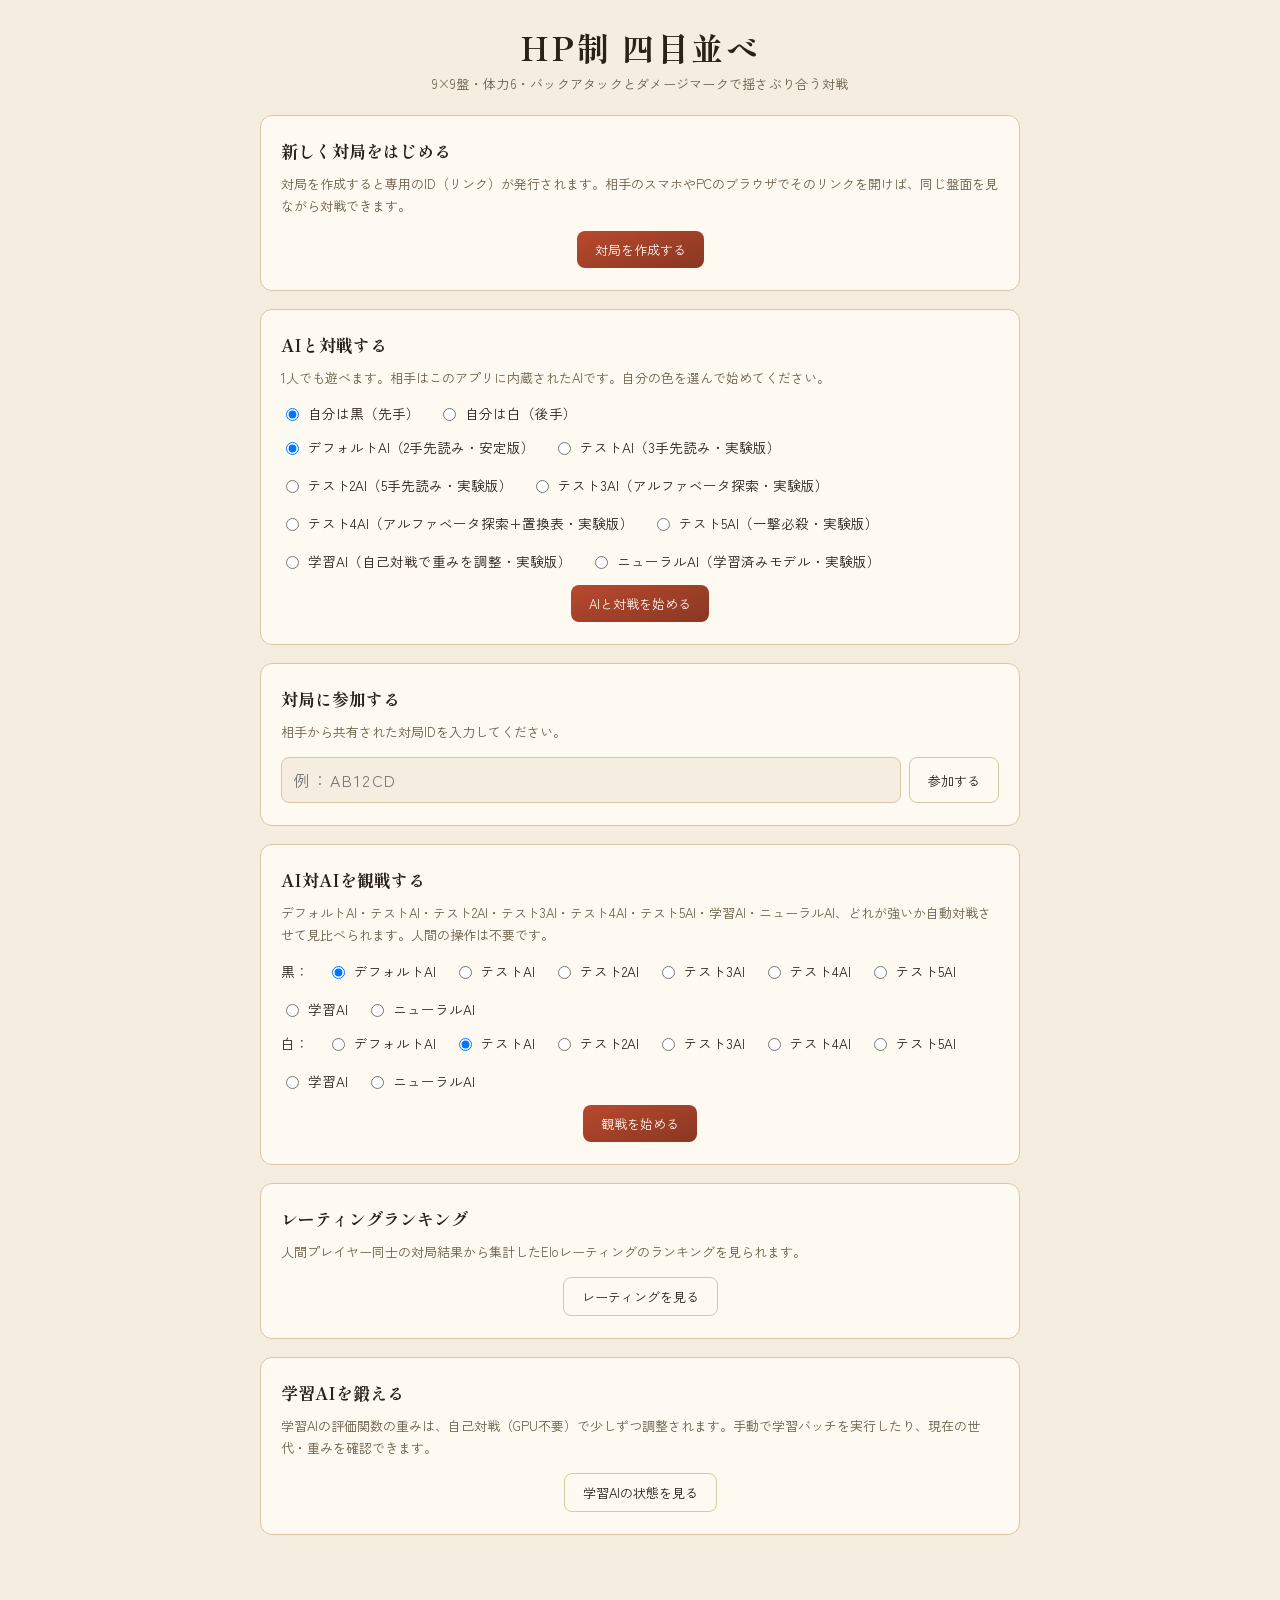
<file: src/main/resources/static/index.html>
<!DOCTYPE html>
<html lang="ja">
<head>
<meta charset="UTF-8">
<meta name="viewport" content="width=device-width, initial-scale=1.0">
<title>HP制四目並べ</title>
<link rel="preconnect" href="https://fonts.googleapis.com">
<link rel="preconnect" href="https://fonts.gstatic.com" crossorigin>
<link href="https://fonts.googleapis.com/css2?family=Shippori+Mincho:wght@500;700&family=Zen+Kaku+Gothic+New:wght@400;500;700&display=swap" rel="stylesheet">
<link rel="stylesheet" href="css/style.css">
</head>
<body>
<div class="wrap">
  <h1>HP制 四目並べ</h1>
  <div class="subtitle">9×9盤・体力6・バックアタックとダメージマークで揺さぶり合う対戦</div>

  <div id="errorBox"></div>

  <div class="lobby-card">
    <h2>新しく対局をはじめる</h2>
    <p>対局を作成すると専用のID（リンク）が発行されます。相手のスマホやPCのブラウザでそのリンクを開けば、同じ盤面を見ながら対戦できます。</p>
    <div class="controls" style="margin:0;">
      <button class="primary" id="createBtn">対局を作成する</button>
    </div>
  </div>

  <div class="lobby-card">
    <h2>AIと対戦する</h2>
    <p>1人でも遊べます。相手はこのアプリに内蔵されたAIです。自分の色を選んで始めてください。</p>
    <div class="choice-row">
      <label><input type="radio" name="aiHumanColor" value="B" checked> 自分は黒（先手）</label>
      <label><input type="radio" name="aiHumanColor" value="W"> 自分は白（後手）</label>
    </div>
    <div class="choice-row">
      <label><input type="radio" name="aiLevel" value="DEFAULT" checked> デフォルトAI（2手先読み・安定版）</label>
      <label><input type="radio" name="aiLevel" value="TEST"> テストAI（3手先読み・実験版）</label>
      <label><input type="radio" name="aiLevel" value="TEST2"> テスト2AI（5手先読み・実験版）</label>
      <label><input type="radio" name="aiLevel" value="TEST3"> テスト3AI（アルファベータ探索・実験版）</label>
      <label><input type="radio" name="aiLevel" value="TEST4"> テスト4AI（アルファベータ探索+置換表・実験版）</label>
      <label><input type="radio" name="aiLevel" value="TEST5"> テスト5AI（一撃必殺・実験版）</label>
      <label><input type="radio" name="aiLevel" value="LEARN"> 学習AI（自己対戦で重みを調整・実験版）</label>
      <label><input type="radio" name="aiLevel" value="NEURAL"> ニューラルAI（学習済みモデル・実験版）</label>
    </div>
    <div class="controls" style="margin:0;">
      <button class="primary" id="vsAiBtn">AIと対戦を始める</button>
    </div>
  </div>

  <div class="lobby-card">
    <h2>対局に参加する</h2>
    <p>相手から共有された対局IDを入力してください。</p>
    <div class="join-row">
      <input type="text" id="joinId" maxlength="6" placeholder="例：AB12CD">
      <button id="joinBtn">参加する</button>
    </div>
  </div>

  <div class="lobby-card">
    <h2>AI対AIを観戦する</h2>
    <p>デフォルトAI・テストAI・テスト2AI・テスト3AI・テスト4AI・テスト5AI・学習AI・ニューラルAI、どれが強いか自動対戦させて見比べられます。人間の操作は不要です。</p>
    <div class="choice-row">
      <span>黒：</span>
      <label><input type="radio" name="watchBlackAi" value="DEFAULT" checked> デフォルトAI</label>
      <label><input type="radio" name="watchBlackAi" value="TEST"> テストAI</label>
      <label><input type="radio" name="watchBlackAi" value="TEST2"> テスト2AI</label>
      <label><input type="radio" name="watchBlackAi" value="TEST3"> テスト3AI</label>
      <label><input type="radio" name="watchBlackAi" value="TEST4"> テスト4AI</label>
      <label><input type="radio" name="watchBlackAi" value="TEST5"> テスト5AI</label>
      <label><input type="radio" name="watchBlackAi" value="LEARN"> 学習AI</label>
      <label><input type="radio" name="watchBlackAi" value="NEURAL"> ニューラルAI</label>
    </div>
    <div class="choice-row">
      <span>白：</span>
      <label><input type="radio" name="watchWhiteAi" value="DEFAULT"> デフォルトAI</label>
      <label><input type="radio" name="watchWhiteAi" value="TEST" checked> テストAI</label>
      <label><input type="radio" name="watchWhiteAi" value="TEST2"> テスト2AI</label>
      <label><input type="radio" name="watchWhiteAi" value="TEST3"> テスト3AI</label>
      <label><input type="radio" name="watchWhiteAi" value="TEST4"> テスト4AI</label>
      <label><input type="radio" name="watchWhiteAi" value="TEST5"> テスト5AI</label>
      <label><input type="radio" name="watchWhiteAi" value="LEARN"> 学習AI</label>
      <label><input type="radio" name="watchWhiteAi" value="NEURAL"> ニューラルAI</label>
    </div>
    <div class="controls" style="margin:0;">
      <button class="primary" id="watchBtn">観戦を始める</button>
    </div>
  </div>

  <div class="lobby-card">
    <h2>レーティングランキング</h2>
    <p>人間プレイヤー同士の対局結果から集計したEloレーティングのランキングを見られます。</p>
    <div class="controls" style="margin:0;">
      <a href="ratings.html"><button type="button">レーティングを見る</button></a>
    </div>
  </div>

  <div class="lobby-card">
    <h2>学習AIを鍛える</h2>
    <p>学習AIの評価関数の重みは、自己対戦（GPU不要）で少しずつ調整されます。手動で学習バッチを実行したり、現在の世代・重みを確認できます。</p>
    <div class="controls" style="margin:0;">
      <a href="learning.html"><button type="button">学習AIの状態を見る</button></a>
    </div>
  </div>
</div>

<script src="js/sfx.js"></script>
<script>
const errorBox = document.getElementById('errorBox');
function showError(msg){
  errorBox.innerHTML = `<div class="error-box">${msg}</div>`;
}

document.getElementById('createBtn').addEventListener('click', async ()=>{
  Sfx.unlock();
  Sfx.click();
  try{
    const res = await fetch('/api/games', { method:'POST' });
    if(!res.ok) throw new Error('対局の作成に失敗しました');
    const state = await res.json();
    location.href = `game.html?id=${state.id}`;
  }catch(e){
    showError(e.message);
  }
});

document.getElementById('vsAiBtn').addEventListener('click', async ()=>{
  Sfx.unlock();
  Sfx.click();
  try{
    const humanColor = document.querySelector('input[name="aiHumanColor"]:checked').value;
    const aiLevel = document.querySelector('input[name="aiLevel"]:checked').value;
    const param = humanColor === 'B' ? `whiteAi=${aiLevel}` : `blackAi=${aiLevel}`;
    const res = await fetch(`/api/games?${param}`, { method:'POST' });
    if(!res.ok) throw new Error('対局の作成に失敗しました');
    const state = await res.json();
    location.href = `game.html?id=${state.id}`;
  }catch(e){
    showError(e.message);
  }
});

document.getElementById('watchBtn').addEventListener('click', async ()=>{
  Sfx.unlock();
  Sfx.click();
  try{
    const blackAi = document.querySelector('input[name="watchBlackAi"]:checked').value;
    const whiteAi = document.querySelector('input[name="watchWhiteAi"]:checked').value;
    const res = await fetch(`/api/games?blackAi=${blackAi}&whiteAi=${whiteAi}`, { method:'POST' });
    if(!res.ok) throw new Error('対局の作成に失敗しました');
    const state = await res.json();
    location.href = `game.html?id=${state.id}`;
  }catch(e){
    showError(e.message);
  }
});

document.getElementById('joinBtn').addEventListener('click', ()=>{
  Sfx.unlock();
  Sfx.click();
  const id = document.getElementById('joinId').value.trim().toUpperCase();
  if(!id){ showError('対局IDを入力してください。'); return; }
  location.href = `game.html?id=${encodeURIComponent(id)}`;
});

document.getElementById('joinId').addEventListener('keydown', (e)=>{
  if(e.key === 'Enter') document.getElementById('joinBtn').click();
});
</script>
</body>
</html>
</file>
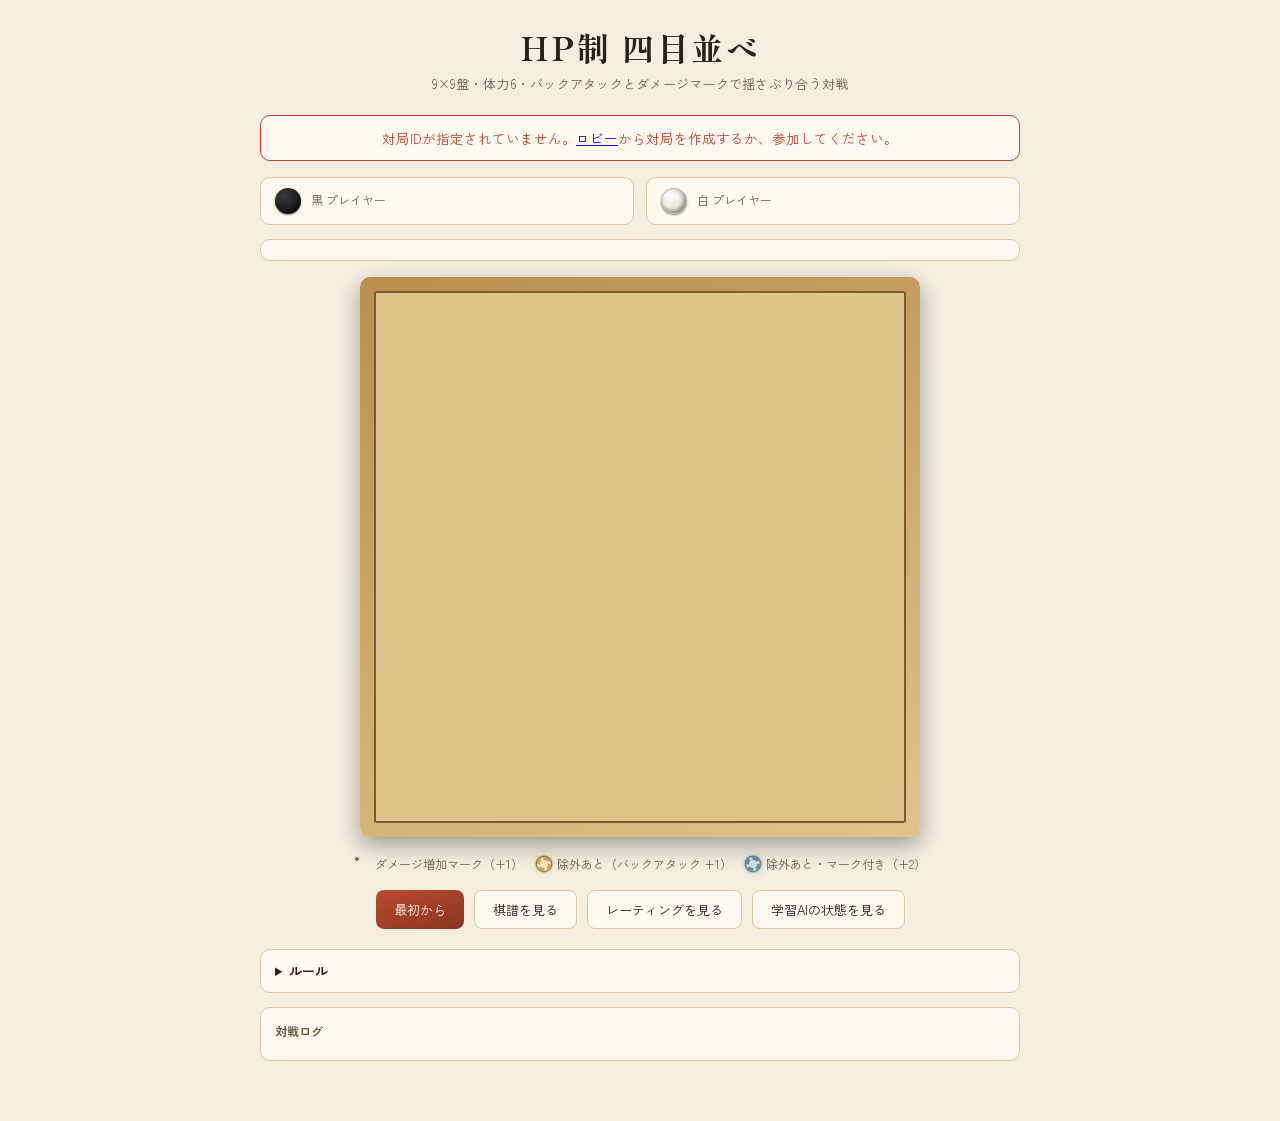
<file: src/main/resources/static/game.html>
<!DOCTYPE html>
<html lang="ja">
<head>
<meta charset="UTF-8">
<meta name="viewport" content="width=device-width, initial-scale=1.0">
<title>HP制四目並べ</title>
<link rel="preconnect" href="https://fonts.googleapis.com">
<link rel="preconnect" href="https://fonts.gstatic.com" crossorigin>
<link href="https://fonts.googleapis.com/css2?family=Shippori+Mincho:wght@500;700&family=Zen+Kaku+Gothic+New:wght@400;500;700&display=swap" rel="stylesheet">
<link rel="stylesheet" href="css/style.css">
</head>
<body>
<div class="wrap">
  <h1>HP制 四目並べ</h1>
  <div class="subtitle">9×9盤・体力6・バックアタックとダメージマークで揺さぶり合う対戦</div>

  <div id="errorBox"></div>

  <div class="room-bar" id="roomBar" style="display:none;">
    <div><span class="conn-dot" id="connDot"></span>対局ID：<span class="room-id" id="roomIdLabel"></span></div>
    <div class="room-actions">
      <button id="sfxToggleBtn" title="効果音のオン/オフ">🔊</button>
      <button id="copyLinkBtn">リンクをコピー</button>
      <a href="index.html"><button type="button">ロビーへ戻る</button></a>
    </div>
  </div>

  <div id="aiBadge" class="ai-badge" style="display:none;"></div>

  <div class="my-color-bar" id="myColorBar" style="display:none;">
    <span>この端末の担当色：</span>
    <label><input type="radio" name="myColor" value=""> 指定しない</label>
    <label><input type="radio" name="myColor" value="B"> 黒</label>
    <label><input type="radio" name="myColor" value="W"> 白</label>
  </div>

  <div class="nickname-bar" id="nicknameBar" style="display:none;">
    <span>ニックネーム（人間同士の対局でレーティングに使われます）：</span>
    <input type="text" id="nicknameInput" maxlength="24" placeholder="例：たろう">
    <button id="nicknameSetBtn">登録する</button>
    <span id="nicknameStatus"></span>
  </div>

  <div id="winnerBanner" class="winner-banner"></div>

  <div class="hp-row">
    <div class="hp-card" id="hpCardB">
      <div class="stone-badge black"></div>
      <div class="hp-info">
        <div class="hp-label" id="hpLabelB">黒 プレイヤー</div>
        <div class="hp-bar" id="hpBarB"></div>
      </div>
    </div>
    <div class="hp-card" id="hpCardW">
      <div class="stone-badge white"></div>
      <div class="hp-info">
        <div class="hp-label" id="hpLabelW">白 プレイヤー</div>
        <div class="hp-bar" id="hpBarW"></div>
      </div>
    </div>
  </div>

  <div class="status" id="status">読み込み中...</div>

  <div class="board-outer">
    <div class="board" id="board"></div>
  </div>

  <div class="legend">
    <span><span class="swatch mark-dmg"></span>ダメージ増加マーク（+1）</span>
    <span><span class="swatch mark-echo"></span>除外あと（バックアタック +1）</span>
    <span><span class="swatch mark-echo was-dmg"></span>除外あと・マーク付き（+2）</span>
  </div>

  <div class="controls">
    <button class="primary" id="resetBtn">最初から</button>
    <a id="reviewLink" href="#" target="_blank" rel="noopener"><button type="button">棋譜を見る</button></a>
    <a href="ratings.html" target="_blank" rel="noopener"><button type="button">レーティングを見る</button></a>
    <a href="learning.html" target="_blank" rel="noopener"><button type="button">学習AIの状態を見る</button></a>
  </div>

  <details>
    <summary>ルール</summary>
    <p><b>基本</b>：交互に石を置き、縦・横・斜めに4つ以上並ぶとその石はすべて盤上から除外され、除外数がそのままダメージ量になります（相手が今すぐ受けるわけではなく、一旦「保留」されます）。</p>
    <p><b>相殺</b>：ダメージが保留された直後の相手の手番で、相手も除外を発生させた場合は相殺が発生します。保留量と相手の除外量を比べ、差分だけダメージが発生します（保留側が上回れば保留した側に、相手の除外量が上回れば最初の攻撃者にダメージ）。同数ならダメージ0。相殺判定はこの1回のみで、応答手番で何も起きなければ保留ダメージがそのまま確定します。</p>
    <p><b>バックアタック</b>：除外された跡地には「除外あと」マークが残ります。その場所に石を置くと、除外を伴わない着手なら保留ダメージを1点軽減。除外を伴う反撃（相殺）の場合は、その除外量に+1（マーク付きの跡地なら+2）が加算されます。ただし、この加算は石を置いたその着手で除外が同時に発生した場合にしか使われません。除外を伴わず石が盤上に残った場合、次の着手（誰の番でも）までにこの補正は消え、後の別の除外には影響しません。相殺・確定のいずれかが起きると、跡地マークはすべて消えます。</p>
    <p><b>ダメージ増加マーク</b>：5巡目（双方が5回ずつ着手し終えた10手目）以降、黒と白それぞれの石の周囲3マス以内にランダムでマークが置かれます。マークの上の石が4つ以上の並びに含まれて除外されると、除外1つにつきダメージ+1されます。以降4巡（8手）ごとに再設置され、設置回数が3の倍数になるたびに1辺あたりの設置数が+1（最大16個）されます。石の上に乗ったマークは、その石が除外されるまで石の上に小さな印として表示され続けます。</p>
    <p><b>勝敗</b>：HPは各6。HPが0以下になった方の負けです。</p>
    <p><b>2人プレイ</b>：この対局IDのリンクを開いた全ブラウザ（スマホ・PC問わず）で同じ盤面を共有します。手番の色を打つ側が、それぞれの端末からマスをクリック／タップしてください。「この端末の担当色」で自分の色を指定すると、自分の手番でない間はその端末では盤面を操作できなくなり、誤って相手の手番に触ってしまうのを防げます（同じ端末で黒白を交互に打つ場合は「指定しない」のままにしてください）。</p>
    <p><b>レーティング</b>：黒白両方にニックネームを登録した状態で対局が終了すると、Eloレーティングが更新されます（AIが担当する色にはニックネームを登録できないため、AI対戦・AI対AI観戦は対象外です）。ランキングは「レーティングを見る」から確認できます。</p>
  </details>

  <div class="log-panel">
    <div class="log-title">対戦ログ</div>
    <div id="log"></div>
  </div>
</div>

<script src="js/vendor/sockjs.min.js"></script>
<script src="js/vendor/stomp.umd.min.js"></script>
<script src="js/sfx.js"></script>
<script src="js/app.js"></script>
</body>
</html>
</file>
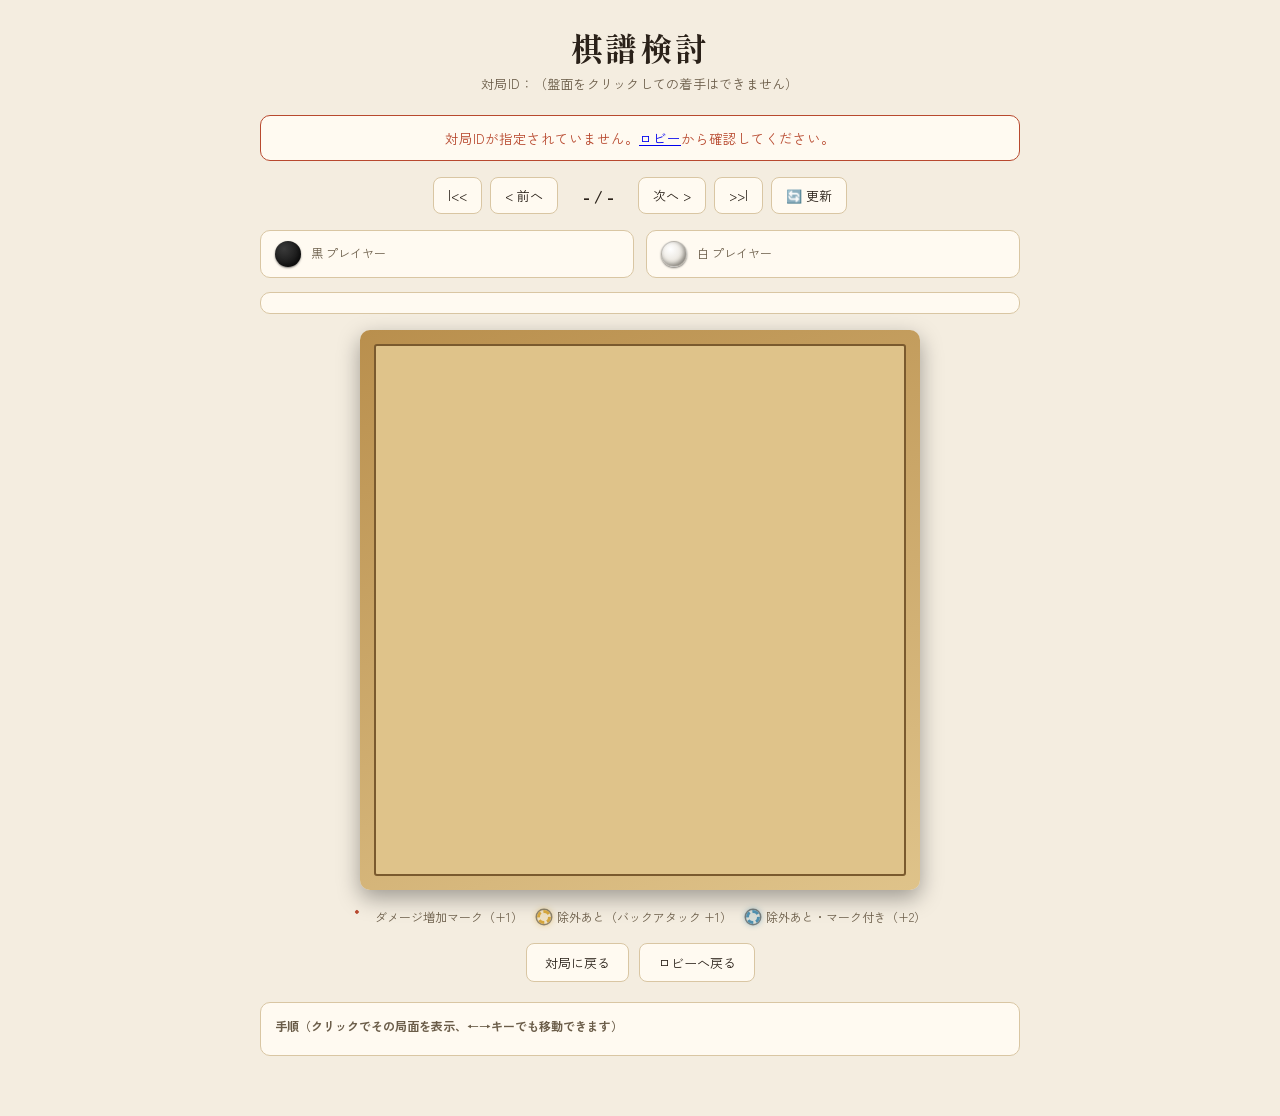
<file: src/main/resources/static/review.html>
<!DOCTYPE html>
<html lang="ja">
<head>
<meta charset="UTF-8">
<meta name="viewport" content="width=device-width, initial-scale=1.0">
<title>棋譜検討 - HP制四目並べ</title>
<link rel="preconnect" href="https://fonts.googleapis.com">
<link rel="preconnect" href="https://fonts.gstatic.com" crossorigin>
<link href="https://fonts.googleapis.com/css2?family=Shippori+Mincho:wght@500;700&family=Zen+Kaku+Gothic+New:wght@400;500;700&display=swap" rel="stylesheet">
<link rel="stylesheet" href="css/style.css">
</head>
<body>
<div class="wrap">
  <h1>棋譜検討</h1>
  <div class="subtitle">対局ID：<span id="reviewGameId"></span>（盤面をクリックしての着手はできません）</div>

  <div id="errorBox"></div>

  <div class="review-controls">
    <button id="firstBtn" title="最初の手へ">|&lt;&lt;</button>
    <button id="prevBtn" title="前の手へ">&lt; 前へ</button>
    <span id="moveIndicator">- / -</span>
    <button id="nextBtn" title="次の手へ">次へ &gt;</button>
    <button id="lastBtn" title="最新の手へ">&gt;&gt;|</button>
    <button id="refreshBtn" title="サーバーから棋譜を取得し直す">🔄 更新</button>
  </div>

  <div class="hp-row">
    <div class="hp-card" id="hpCardB">
      <div class="stone-badge black"></div>
      <div class="hp-info">
        <div class="hp-label">黒 プレイヤー</div>
        <div class="hp-bar" id="hpBarB"></div>
      </div>
    </div>
    <div class="hp-card" id="hpCardW">
      <div class="stone-badge white"></div>
      <div class="hp-info">
        <div class="hp-label">白 プレイヤー</div>
        <div class="hp-bar" id="hpBarW"></div>
      </div>
    </div>
  </div>

  <div class="status" id="status">読み込み中...</div>

  <div class="board-outer">
    <div class="board" id="board"></div>
  </div>

  <div class="legend">
    <span><span class="swatch mark-dmg"></span>ダメージ増加マーク（+1）</span>
    <span><span class="swatch mark-echo"></span>除外あと（バックアタック +1）</span>
    <span><span class="swatch mark-echo was-dmg"></span>除外あと・マーク付き（+2）</span>
  </div>

  <div class="controls">
    <a id="backToGameLink" href="game.html"><button type="button">対局に戻る</button></a>
    <a href="index.html"><button type="button">ロビーへ戻る</button></a>
  </div>

  <div class="log-panel">
    <div class="log-title">手順（クリックでその局面を表示、←→キーでも移動できます）</div>
    <div id="moveList"></div>
  </div>
</div>

<script src="js/review.js"></script>
</body>
</html>
</file>
<file: src/main/resources/static/css/style.css>
:root{
  --bg: #1b1712;
  --board-wood: #caa15f;
  --board-wood-dark: #a9803f;
  --board-line: #6b4c26;
  --panel: #2a2119;
  --panel-border: #4a3a28;
  --ink: #f1e9dc;
  --ink-dim: #b9ad99;
  --black-stone-1: #3a3a3a;
  --black-stone-2: #060606;
  --white-stone-1: #ffffff;
  --white-stone-2: #d9d2c4;
  --accent-red: #b8492f;
  --accent-gold: #d4a53d;
  --accent-blue: #4f8fae;
  --hp-empty: #3a2f24;
}
:root:not([data-theme="light"]){
  color-scheme: dark;
}
:root[data-theme="light"]{
  --bg: #f4ede0;
  --board-wood: #dfc38a;
  --board-wood-dark: #b98f4d;
  --board-line: #7a5a2e;
  --panel: #fffaf1;
  --panel-border: #d9c6a3;
  --ink: #2a2119;
  --ink-dim: #6b5d49;
  --hp-empty: #e6d8bf;
  color-scheme: light;
}
@media (prefers-color-scheme: light){
  :root:not([data-theme="dark"]){
    --bg: #f4ede0;
    --board-wood: #dfc38a;
    --board-wood-dark: #b98f4d;
    --board-line: #7a5a2e;
    --panel: #fffaf1;
    --panel-border: #d9c6a3;
    --ink: #2a2119;
    --ink-dim: #6b5d49;
    --hp-empty: #e6d8bf;
    color-scheme: light;
  }
}

*{ box-sizing: border-box; }
html,body{ margin:0; padding:0; }
body{
  background: var(--bg);
  color: var(--ink);
  font-family: 'Zen Kaku Gothic New', 'Hiragino Sans', sans-serif;
  min-height: 100vh;
  padding: 24px 14px 60px;
}
h1{
  font-family: 'Shippori Mincho', serif;
  text-align: center;
  font-size: clamp(22px, 4vw, 32px);
  letter-spacing: 0.08em;
  margin: 0 0 4px;
  font-weight: 700;
}
.subtitle{
  text-align:center;
  color: var(--ink-dim);
  font-size: 13px;
  margin-bottom: 22px;
  letter-spacing: 0.02em;
}

.wrap{
  max-width: 760px;
  margin: 0 auto;
}

/* ---- ロビー画面 ---- */
.lobby-card{
  background: var(--panel);
  border: 1px solid var(--panel-border);
  border-radius: 12px;
  padding: 22px 20px;
  margin-bottom: 18px;
}
.lobby-card h2{
  font-family:'Shippori Mincho', serif;
  font-size: 17px;
  margin: 0 0 10px;
}
.lobby-card p{
  font-size: 13px;
  color: var(--ink-dim);
  line-height: 1.7;
  margin: 0 0 14px;
}
.choice-row{
  display:flex;
  gap: 18px;
  flex-wrap: wrap;
  align-items:center;
  margin-bottom: 14px;
  font-size: 13.5px;
}
.choice-row label{
  display:flex;
  align-items:center;
  gap: 6px;
  cursor:pointer;
}

.ai-badge{
  text-align:center;
  font-size: 12.5px;
  color: var(--ink-dim);
  margin-bottom: 10px;
}

.join-row{
  display:flex;
  gap: 8px;
  flex-wrap: wrap;
}
.join-row input{
  flex: 1 1 160px;
  font-family: inherit;
  font-size: 16px;
  letter-spacing: 0.12em;
  text-transform: uppercase;
  background: var(--bg);
  color: var(--ink);
  border: 1px solid var(--panel-border);
  border-radius: 8px;
  padding: 10px 12px;
}
.error-box{
  background: var(--panel);
  border: 1px solid var(--accent-red);
  color: var(--accent-red);
  border-radius: 10px;
  padding: 12px 14px;
  margin-bottom: 16px;
  font-size: 13.5px;
  text-align:center;
}

/* ---- 対局共有バー ---- */
.room-bar{
  display:flex;
  align-items:center;
  justify-content: space-between;
  gap: 10px;
  background: var(--panel);
  border: 1px solid var(--panel-border);
  border-radius: 10px;
  padding: 10px 14px;
  margin-bottom: 16px;
  flex-wrap: wrap;
  font-size: 13px;
}
.room-bar .room-id{
  font-weight: 700;
  letter-spacing: 0.14em;
  font-size: 16px;
  color: var(--accent-gold);
}
.room-bar .room-actions{
  display:flex;
  gap: 8px;
  flex-wrap: wrap;
}
.room-bar button{
  font-size: 12px;
  padding: 7px 12px;
}
.conn-dot{
  display:inline-block;
  width: 8px; height:8px; border-radius:50%;
  background: var(--accent-red);
  margin-right: 6px;
}
.conn-dot.online{ background: #4caf50; }

.my-color-bar{
  display:flex;
  align-items:center;
  gap: 14px;
  flex-wrap: wrap;
  background: var(--panel);
  border: 1px solid var(--panel-border);
  border-radius: 10px;
  padding: 8px 14px;
  margin-bottom: 16px;
  font-size: 13px;
}
.my-color-bar label{
  display:flex;
  align-items:center;
  gap: 5px;
  cursor:pointer;
}

.nickname-bar{
  display:flex;
  align-items:center;
  gap: 10px;
  flex-wrap: wrap;
  background: var(--panel);
  border: 1px solid var(--panel-border);
  border-radius: 10px;
  padding: 8px 14px;
  margin-bottom: 16px;
  font-size: 13px;
}
.nickname-bar input[type="text"]{
  padding: 4px 8px;
  border-radius: 6px;
  border: 1px solid var(--panel-border);
  background: rgba(0,0,0,0.15);
  color: inherit;
}
#nicknameStatus{ opacity: 0.85; }

.ratings-table{
  width: 100%;
  border-collapse: collapse;
  font-size: 14px;
}
.ratings-table th, .ratings-table td{
  padding: 8px 10px;
  text-align: left;
  border-bottom: 1px solid var(--panel-border);
}
.ratings-table th{ opacity: 0.8; font-weight: 600; }

.hp-row{
  display:flex;
  justify-content: space-between;
  align-items: center;
  gap: 12px;
  margin-bottom: 14px;
  flex-wrap: wrap;
}
.hp-card{
  position: relative;
  flex: 1 1 220px;
  background: var(--panel);
  border: 1px solid var(--panel-border);
  border-radius: 10px;
  padding: 10px 14px;
  display:flex;
  align-items:center;
  gap: 10px;
  overflow: visible;
}
.hp-card.active{
  box-shadow: 0 0 0 2px var(--accent-gold);
}
.hp-card.hit{
  animation: hpShake 0.4s ease-in-out;
}
@keyframes hpShake{
  0%, 100% { transform: translateX(0); }
  20% { transform: translateX(-5px); }
  40% { transform: translateX(4px); }
  60% { transform: translateX(-3px); }
  80% { transform: translateX(3px); }
}
.dmg-float{
  position: absolute;
  top: -8px;
  right: 12px;
  font-weight: 700;
  font-size: 19px;
  color: var(--accent-red);
  text-shadow: 0 1px 2px rgba(0,0,0,0.6);
  pointer-events: none;
  animation: dmgFloat 0.9s ease-out forwards;
}
@keyframes dmgFloat{
  0% { transform: translateY(0); opacity: 0; }
  15% { opacity: 1; }
  100% { transform: translateY(-28px); opacity: 0; }
}
.stone-badge{
  width: 26px; height:26px; border-radius:50%;
  flex-shrink:0;
  box-shadow: inset -2px -2px 4px rgba(0,0,0,0.4), 0 1px 2px rgba(0,0,0,0.5);
}
.stone-badge.black{ background: radial-gradient(circle at 35% 30%, var(--black-stone-1), var(--black-stone-2)); }
.stone-badge.white{ background: radial-gradient(circle at 35% 30%, var(--white-stone-1), var(--white-stone-2)); border:1px solid #0003;}
.hp-info{ flex:1; }
.hp-label{ font-size: 12px; color: var(--ink-dim); margin-bottom: 3px; }
.hp-bar{
  display:flex; gap:4px;
}
.hp-pip{
  width: 16px; height: 16px; border-radius: 3px;
  background: var(--hp-empty);
  border: 1px solid var(--panel-border);
}
.hp-pip.filled.black{ background: linear-gradient(160deg,#555,#000); }
.hp-pip.filled.white{ background: linear-gradient(160deg,#fff,#cfc6b4); }
.hp-pip.just-lost{
  animation: pipLost 0.5s ease-out forwards;
}
@keyframes pipLost{
  0% { transform: scale(1.2); background: var(--accent-red); box-shadow: 0 0 6px rgba(184,73,47,0.8); }
  100% { transform: scale(1); background: var(--hp-empty); box-shadow: none; }
}

.status{
  text-align:center;
  background: var(--panel);
  border:1px solid var(--panel-border);
  border-radius: 10px;
  padding: 10px 14px;
  margin-bottom: 16px;
  font-size: 14px;
  line-height: 1.6;
}
.status .turn-of{ font-weight:700; }
.status .pending{ color: var(--accent-red); font-weight: 700;}
.status .pending.new{
  animation: pendingPulse 0.9s ease-in-out 2;
}
@keyframes pendingPulse{
  0%, 100% { text-shadow: none; }
  50% { text-shadow: 0 0 8px rgba(184,73,47,0.9); }
}

.board-outer{
  background: linear-gradient(160deg, var(--board-wood-dark), var(--board-wood));
  border-radius: 10px;
  padding: 14px;
  box-shadow: 0 8px 22px rgba(0,0,0,0.35);
  margin: 0 auto 18px;
  width: min(94vw, 560px);
}
.board{
  display:grid;
  grid-template-columns: 22px repeat(9, 1fr);
  grid-template-rows: 22px repeat(9, 1fr);
  aspect-ratio: 1;
  width: 100%;
  background: var(--board-wood);
  border: 2px solid var(--board-line);
  border-radius: 3px;
  overflow:hidden;
}
.board-label{
  display:flex;
  align-items:center;
  justify-content:center;
  font-size: 11px;
  font-weight: 700;
  color: var(--ink-dim);
  background: var(--panel);
  user-select: none;
}
.cell{
  position:relative;
  border: 1px solid rgba(107,76,38,0.45);
  display:flex;
  align-items:center;
  justify-content:center;
  cursor:pointer;
  aspect-ratio: 1;
}
.cell.disabled{ cursor: default; }
/* 直前に打たれた石のマス。次の着手が起きるまで場所がわかるよう常時表示する（アニメーションではない）。 */
.cell.last-move::after{
  content:"";
  position:absolute;
  inset: 8%;
  border: 2px solid var(--accent-gold);
  border-radius: 4px;
  pointer-events:none;
  box-shadow: 0 0 4px rgba(212,165,61,0.7);
}
.cell:hover .ghost{
  opacity: 0.35;
}
.stone{
  width: 82%; height:82%; border-radius:50%;
  box-shadow: inset -3px -3px 5px rgba(0,0,0,0.45), 0 2px 3px rgba(0,0,0,0.5);
  pointer-events:none;
}
.stone.black{ background: radial-gradient(circle at 32% 28%, #4a4a4a, #050505); }
.stone.white{ background: radial-gradient(circle at 32% 28%, #ffffff, #cdc4b2); border: 1px solid rgba(0,0,0,0.2); }
/* 盤面は毎回まるごと再描画するため、ポップイン演出は「今置かれた石」のセルだけに限定する。
   （全石に常時適用すると、無関係な手でも既存の石が毎回ポップし直してしまう） */
.cell.just-placed .stone{
  animation: stonePop 0.22s ease-out;
}
@keyframes stonePop{
  0% { transform: scale(0.3); opacity: 0; }
  65% { transform: scale(1.12); opacity: 1; }
  100% { transform: scale(1); opacity: 1; }
}

/* 除外（4つ以上並んで盤上から消える）演出 */
.cell.removing{ z-index: 2; }
.cell.removing::before{
  content:"";
  position:absolute;
  inset: 0;
  background: radial-gradient(circle, rgba(184,73,47,0.6), transparent 70%);
  animation: removingFlashBg 0.48s ease-out forwards;
  pointer-events:none;
}
.cell.removing .stone{
  animation: stoneRemoving 0.48s ease-in forwards;
}
@keyframes removingFlashBg{
  0% { opacity: 0; }
  35% { opacity: 1; }
  100% { opacity: 0; }
}
@keyframes stoneRemoving{
  0% { transform: scale(1) rotate(0deg); opacity: 1; filter: brightness(1); }
  30% { transform: scale(1.18) rotate(-5deg); filter: brightness(1.7) drop-shadow(0 0 6px var(--accent-red)); }
  100% { transform: scale(0.1) rotate(14deg); opacity: 0; filter: brightness(2); }
}

/* バックアタック成立演出 */
.cell.back-attack-flash{ z-index: 2; }
.cell.back-attack-flash .stone{
  animation: stonePop 0.22s ease-out, backAttackPulse 0.7s ease-out;
}
.cell.back-attack-flash.was-dmg .stone{
  animation: stonePop 0.22s ease-out, backAttackPulseBlue 0.7s ease-out;
}
@keyframes backAttackPulse{
  0% { box-shadow: 0 0 0 0 rgba(212,165,61,0.9); }
  70% { box-shadow: 0 0 0 16px rgba(212,165,61,0); }
  100% { box-shadow: 0 0 0 0 rgba(212,165,61,0); }
}
@keyframes backAttackPulseBlue{
  0% { box-shadow: 0 0 0 0 rgba(79,143,174,0.9); }
  70% { box-shadow: 0 0 0 16px rgba(79,143,174,0); }
  100% { box-shadow: 0 0 0 0 rgba(79,143,174,0); }
}
.ghost{
  width: 78%; height:78%; border-radius:50%;
  opacity:0;
  pointer-events:none;
  transition: opacity 0.1s;
}
.ghost.black{ background: #050505; }
.ghost.white{ background: #eee; }

.mark-dmg::after{
  content:"";
  position:absolute;
  width: 34%; height:34%;
  background: var(--accent-red);
  clip-path: polygon(50% 0%, 100% 50%, 50% 100%, 0% 50%);
  box-shadow: 0 0 4px rgba(184,73,47,0.7);
}
.mark-echo::after{
  content:"";
  position:absolute;
  width: 64%; height:64%;
  border-radius:50%;
  border: 3px dashed var(--accent-gold);
  background: rgba(212,165,61,0.16);
  box-shadow: 0 0 0 1.5px rgba(0,0,0,0.4), 0 0 6px rgba(212,165,61,0.85);
}
.mark-echo.was-dmg::after{
  border-color: var(--accent-blue);
  background: rgba(79,143,174,0.16);
  box-shadow: 0 0 0 1.5px rgba(0,0,0,0.4), 0 0 6px rgba(79,143,174,0.9);
}

.stone-dmg-badge{
  position:absolute;
  width: 34%; height:34%;
  top: 50%; left:50%;
  transform: translate(-50%,-50%);
  background: var(--accent-red);
  clip-path: polygon(50% 0%, 100% 50%, 50% 100%, 0% 50%);
  box-shadow: 0 0 3px rgba(0,0,0,0.6), 0 0 4px rgba(184,73,47,0.9);
  pointer-events:none;
}
.stone-back-badge{
  position:absolute;
  width: 60%; height:60%;
  top: 50%; left:50%;
  transform: translate(-50%,-50%);
  border-radius:50%;
  border: 2.5px dashed var(--accent-gold);
  pointer-events:none;
}
.stone-back-badge.was-dmg{
  border-color: var(--accent-blue);
}

.legend{
  display:flex; flex-wrap:wrap; gap: 14px;
  justify-content:center;
  font-size: 12px;
  color: var(--ink-dim);
  margin-bottom: 18px;
}
.legend span{ display:inline-flex; align-items:center; gap:6px; }
.legend .swatch{ width:14px; height:14px; display:inline-block; position:relative; }

.controls{
  display:flex; justify-content:center; gap:10px; margin-bottom: 20px; flex-wrap:wrap;
}
button{
  font-family: inherit;
  font-size: 13px;
  background: var(--panel);
  color: var(--ink);
  border: 1px solid var(--panel-border);
  padding: 9px 18px;
  border-radius: 8px;
  cursor:pointer;
}
button:hover{ border-color: var(--accent-gold); }
button.primary{
  background: linear-gradient(160deg, var(--accent-red), #8a3722);
  color: #fff5ee;
  border: none;
}

details{
  background: var(--panel);
  border:1px solid var(--panel-border);
  border-radius: 10px;
  padding: 10px 14px;
  margin-bottom: 14px;
  font-size: 13px;
  line-height: 1.7;
}
summary{ cursor:pointer; font-weight:700; }
details p{ margin: 8px 0 4px; }
details ul{ margin: 4px 0; padding-left: 20px; }

.log-panel{
  background: var(--panel);
  border:1px solid var(--panel-border);
  border-radius: 10px;
  padding: 12px 14px;
  font-size: 12.5px;
  line-height:1.8;
  max-height: 220px;
  overflow-y:auto;
}
.log-panel .log-title{ font-weight:700; margin-bottom:6px; color: var(--ink-dim); font-size:12px;}
.log-panel div.entry{ border-bottom: 1px dashed var(--panel-border); padding: 4px 0; }
.log-panel div.entry:last-child{ border-bottom:none; }
.log-panel div.entry[data-index]{ cursor:pointer; border-radius:6px; padding: 4px 6px; }
.log-panel div.entry[data-index]:hover{ background: rgba(212,165,61,0.12); }
.log-panel div.entry.current{ background: rgba(212,165,61,0.22); font-weight:700; }

.review-controls{
  display:flex;
  align-items:center;
  justify-content:center;
  gap: 8px;
  flex-wrap: wrap;
  margin-bottom: 16px;
}
.review-controls button{ font-size:13px; padding:8px 14px; }
.review-controls span{ font-weight:700; min-width: 64px; text-align:center; }

.winner-banner{
  text-align:center;
  font-family:'Shippori Mincho', serif;
  font-size: 20px;
  color: var(--accent-red);
  margin-bottom: 14px;
  font-weight: 700;
}
</file>
